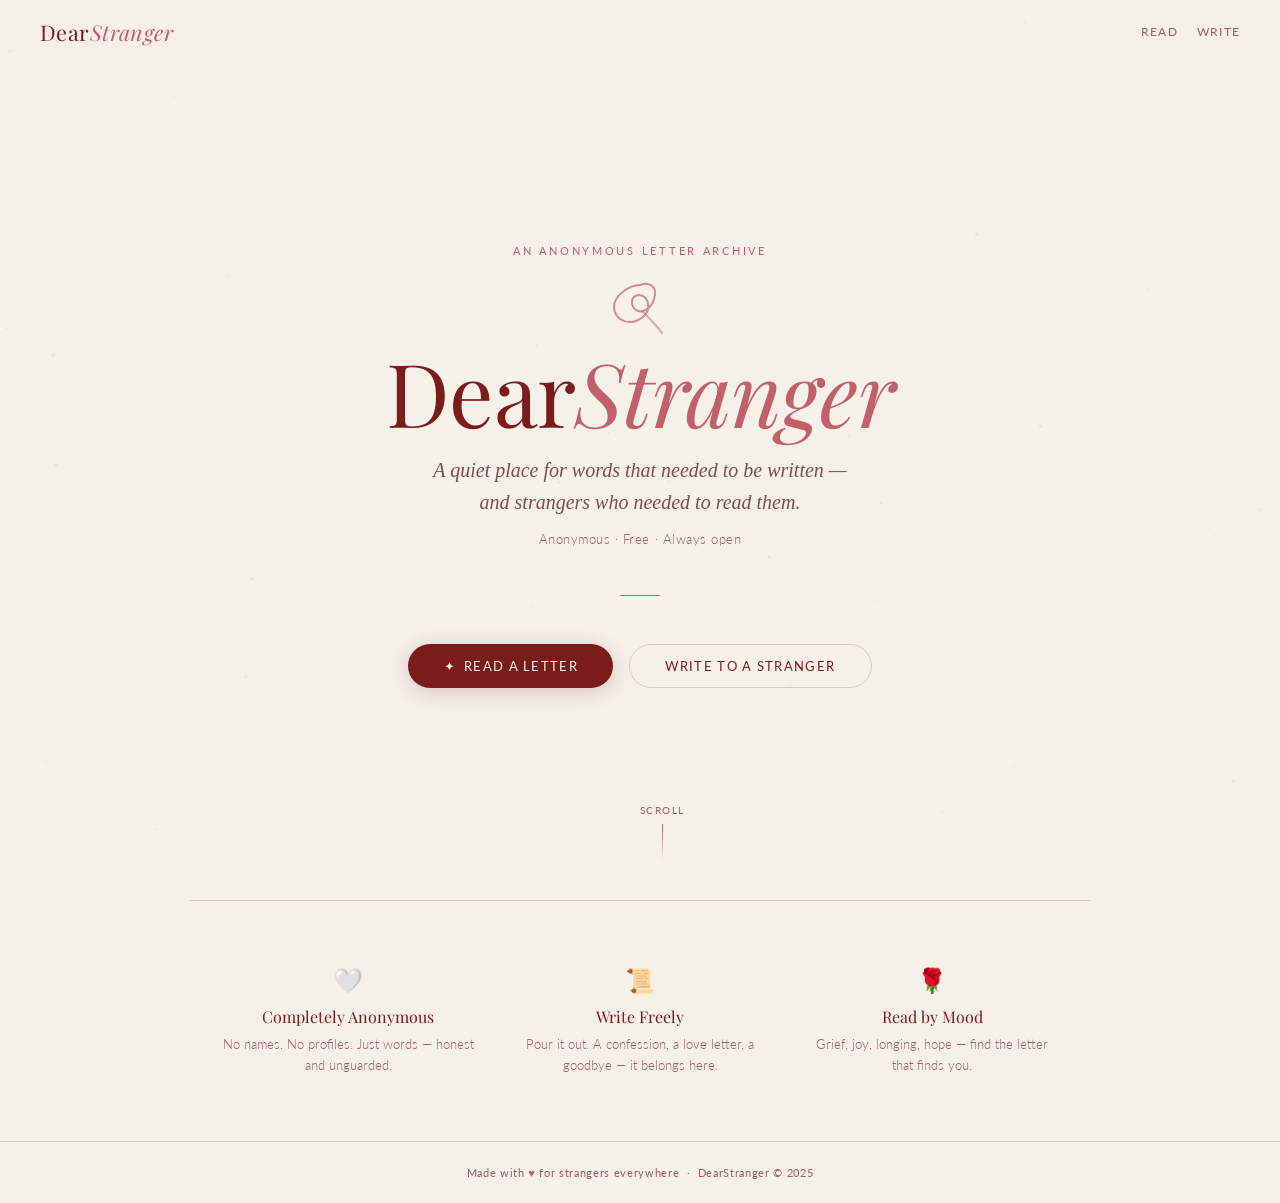
<file: frontend/index.html>
<!DOCTYPE html>
<html lang="en">
<head>
  <meta charset="UTF-8"/>
  <meta name="viewport" content="width=device-width, initial-scale=1.0"/>
  <title>DearStranger</title>
  <link rel="preconnect" href="https://fonts.googleapis.com"/>
  <link rel="preconnect" href="https://fonts.gstatic.com" crossorigin/>
  <link href="https://fonts.googleapis.com/css2?family=Playfair+Display:ital,wght@0,400;0,500;1,400&family=IM+Fell+English:ital@0;1&family=Lato:wght@300;400&display=swap" rel="stylesheet"/>
<style>
*,*::before,*::after{box-sizing:border-box;margin:0;padding:0;}
:root{
  --cherry:#7a1c1c;--cherry-deep:#5e1515;--rose:#c1606a;
  --cream:#f5f0e8;--parchment:#fdf8f2;--border:#ddc8b8;
  --text-dark:#3a1010;--text-mid:#7a5050;--text-muted:#9a6060;
  --gold:#b8882a;--gold-light:#d4aa50;
}
html,body{min-height:100vh;background:var(--cream);font-family:'Lato',sans-serif;color:var(--text-dark);overflow-x:hidden;}
#bg-canvas{position:fixed;inset:0;pointer-events:none;z-index:0;opacity:0.5;}

/* NAV */
nav{position:fixed;top:0;left:0;right:0;padding:1.1rem 2.5rem;display:flex;justify-content:space-between;align-items:center;z-index:50;background:linear-gradient(to bottom,rgba(245,240,232,0.97),rgba(245,240,232,0));}
.logo{font-family:'Playfair Display',serif;font-size:1.35rem;color:var(--cherry);letter-spacing:0.02em;text-decoration:none;}
.logo span{color:var(--rose);font-style:italic;}
.nav-right{display:flex;gap:1.2rem;align-items:center;}
.nav-link{font-size:0.75rem;letter-spacing:0.1em;text-transform:uppercase;color:var(--text-muted);background:none;border:none;cursor:pointer;font-family:'Lato',sans-serif;text-decoration:none;transition:color 0.2s;}
.nav-link:hover{color:var(--cherry);}

/* HERO */
.hero{position:relative;z-index:1;min-height:100vh;display:flex;flex-direction:column;align-items:center;justify-content:center;text-align:center;padding:6rem 1.5rem 4rem;}
.hero-eyebrow{font-size:0.68rem;letter-spacing:0.25em;text-transform:uppercase;color:var(--rose);margin-bottom:1.2rem;animation:fadeUp 0.7s ease both;}
.hero-emblem{margin-bottom:0.4rem;animation:fadeUp 0.7s 0.05s ease both;}
.hero-title{font-family:'Playfair Display',serif;font-size:clamp(3rem,8vw,5.5rem);font-weight:400;color:var(--cherry);line-height:1.05;letter-spacing:-0.01em;margin-bottom:1rem;animation:fadeUp 0.7s 0.1s ease both;}
.hero-title em{color:var(--rose);font-style:italic;}
.hero-tagline{font-family:'IM Fell English',serif;font-size:clamp(1rem,2.5vw,1.25rem);color:var(--text-mid);font-style:italic;font-weight:400;line-height:1.6;max-width:480px;margin:0 auto 0.8rem;animation:fadeUp 0.7s 0.18s ease both;}
.hero-sub{font-size:0.82rem;color:var(--text-muted);font-weight:300;letter-spacing:0.04em;margin-bottom:3rem;animation:fadeUp 0.7s 0.24s ease both;}
.hero-divider{width:40px;height:1px;background:var(--rose);opacity:0.4;margin:0 auto 3rem;animation:fadeUp 0.7s 0.28s ease both;}

/* BUTTONS */
.cta-group{display:flex;gap:1rem;flex-wrap:wrap;justify-content:center;animation:fadeUp 0.7s 0.32s ease both;}
.btn-primary{background:var(--cherry);color:var(--cream);padding:0.8rem 2.2rem;border-radius:40px;font-size:0.82rem;letter-spacing:0.1em;text-transform:uppercase;text-decoration:none;font-family:'Lato',sans-serif;border:none;cursor:pointer;transition:background 0.2s,transform 0.2s,box-shadow 0.2s;box-shadow:0 4px 20px rgba(122,28,28,0.2);display:inline-flex;align-items:center;gap:0.5rem;}
.btn-primary:hover{background:var(--cherry-deep);transform:translateY(-2px);box-shadow:0 8px 28px rgba(122,28,28,0.28);}
.btn-secondary{background:transparent;color:var(--cherry);padding:0.8rem 2.2rem;border-radius:40px;border:1px solid #ddc8b8;font-size:0.82rem;letter-spacing:0.1em;text-transform:uppercase;text-decoration:none;font-family:'Lato',sans-serif;cursor:pointer;transition:all 0.2s;display:inline-flex;align-items:center;gap:0.5rem;}
.btn-secondary:hover{border-color:var(--rose);background:rgba(122,28,28,0.04);transform:translateY(-2px);}

/* SCROLL HINT */
.scroll-hint{position:absolute;bottom:2.5rem;left:50%;transform:translateX(-50%);display:flex;flex-direction:column;align-items:center;gap:0.5rem;animation:fadeUp 1s 1s ease both;opacity:0.45;}
.scroll-hint span{font-size:0.62rem;letter-spacing:0.15em;text-transform:uppercase;color:var(--text-muted);}
.scroll-arrow{width:1px;height:36px;background:linear-gradient(to bottom,var(--rose),transparent);animation:arrowDrop 1.5s ease-in-out infinite;}

/* ABOUT STRIP */
.about-strip{position:relative;z-index:1;border-top:1px solid var(--border);padding:4rem 2rem;display:grid;grid-template-columns:repeat(auto-fit,minmax(220px,1fr));gap:2.5rem;max-width:900px;margin:0 auto;text-align:center;}
.strip-icon{font-size:1.5rem;margin-bottom:0.7rem;display:block;}
.strip-label{font-family:'Playfair Display',serif;font-size:1rem;color:var(--cherry);margin-bottom:0.4rem;}
.strip-desc{font-size:0.8rem;color:var(--text-muted);line-height:1.7;font-weight:300;}

/* FOOTER */
footer{position:relative;z-index:1;border-top:1px solid var(--border);padding:1.5rem 2rem;text-align:center;font-size:0.7rem;color:var(--text-muted);letter-spacing:0.06em;}
footer span{color:var(--rose);}

/* ANIMATIONS */
@keyframes fadeUp{from{opacity:0;transform:translateY(18px);}to{opacity:1;transform:translateY(0);}}
@keyframes arrowDrop{0%,100%{transform:scaleY(1);opacity:0.45;}50%{transform:scaleY(1.3);opacity:0.8;}}

@media(max-width:500px){
  nav{padding:1rem 1.2rem;}
  .cta-group{flex-direction:column;align-items:center;}
  .btn-primary,.btn-secondary{width:100%;max-width:280px;justify-content:center;}
}
</style>
</head>
<body>

<canvas id="bg-canvas"></canvas>

<nav>
  <a class="logo" href="#">Dear<span>Stranger</span></a>
  <div class="nav-right">
    <a class="nav-link" href="read.html">Read</a>
    <a class="nav-link" href="write.html">Write</a>
  </div>
</nav>

<section class="hero">
  <p class="hero-eyebrow">An anonymous letter archive</p>

  <div class="hero-emblem">
    <svg width="80" height="60" viewBox="0 0 80 60" fill="none" xmlns="http://www.w3.org/2000/svg">
      <path d="M40 8 C30 8, 14 18, 14 30 C14 40, 24 48, 36 44 C44 41, 50 34, 48 26 C46 18, 38 16, 34 20 C30 24, 32 32, 38 34 C44 36, 52 30, 54 22 C58 10, 50 4, 40 8 Z" stroke="#c1606a" stroke-width="2" stroke-linecap="round" fill="none" opacity="0.7"/>
      <path d="M42 34 C48 40, 58 50, 62 56" stroke="#c1606a" stroke-width="2" stroke-linecap="round" fill="none" opacity="0.5"/>
    </svg>
  </div>

  <h1 class="hero-title">Dear<em>Stranger</em></h1>

  <p class="hero-tagline">
    A quiet place for words that needed to be written —<br/>
    and strangers who needed to read them.
  </p>
  <p class="hero-sub">Anonymous · Free · Always open</p>
  <div class="hero-divider"></div>

  <div class="cta-group">
    <a class="btn-primary" href="read.html"><span>✦</span> Read a Letter</a>
    <a class="btn-secondary" href="write.html">Write to a Stranger</a>
  </div>

  <div class="scroll-hint">
    <span>Scroll</span>
    <div class="scroll-arrow"></div>
  </div>
</section>

<section class="about-strip">
  <div class="strip-item">
    <span class="strip-icon">🤍</span>
    <div class="strip-label">Completely Anonymous</div>
    <div class="strip-desc">No names. No profiles. Just words — honest and unguarded.</div>
  </div>
  <div class="strip-item">
    <span class="strip-icon">📜</span>
    <div class="strip-label">Write Freely</div>
    <div class="strip-desc">Pour it out. A confession, a love letter, a goodbye — it belongs here.</div>
  </div>
  <div class="strip-item">
    <span class="strip-icon">🌹</span>
    <div class="strip-label">Read by Mood</div>
    <div class="strip-desc">Grief, joy, longing, hope — find the letter that finds you.</div>
  </div>
</section>

<footer>
  Made with <span>♥</span> for strangers everywhere &nbsp;·&nbsp; DearStranger © 2025
</footer>

<script>
(function(){
  const canvas = document.getElementById('bg-canvas');
  const ctx = canvas.getContext('2d');
  let W, H, particles = [];
  function resize(){ W = canvas.width = window.innerWidth; H = canvas.height = window.innerHeight; }
  function Particle(){ this.reset(); }
  Particle.prototype.reset = function(){ this.x=Math.random()*W; this.y=Math.random()*H; this.r=Math.random()*1.5+0.4; this.speed=Math.random()*0.25+0.08; this.drift=(Math.random()-0.5)*0.25; this.alpha=Math.random()*0.25+0.05; };
  Particle.prototype.update = function(){ this.y-=this.speed; this.x+=this.drift; if(this.y<-5){this.reset();this.y=H+5;} };
  function init(){ resize(); particles=Array.from({length:55},()=>new Particle()); }
  function draw(){ ctx.clearRect(0,0,W,H); particles.forEach(p=>{ p.update(); ctx.beginPath(); ctx.arc(p.x,p.y,p.r,0,Math.PI*2); ctx.fillStyle=`rgba(193,96,106,${p.alpha})`; ctx.fill(); }); requestAnimationFrame(draw); }
  window.addEventListener('resize',resize);
  init(); draw();
})();
</script>
</body>
</html>
</file>
